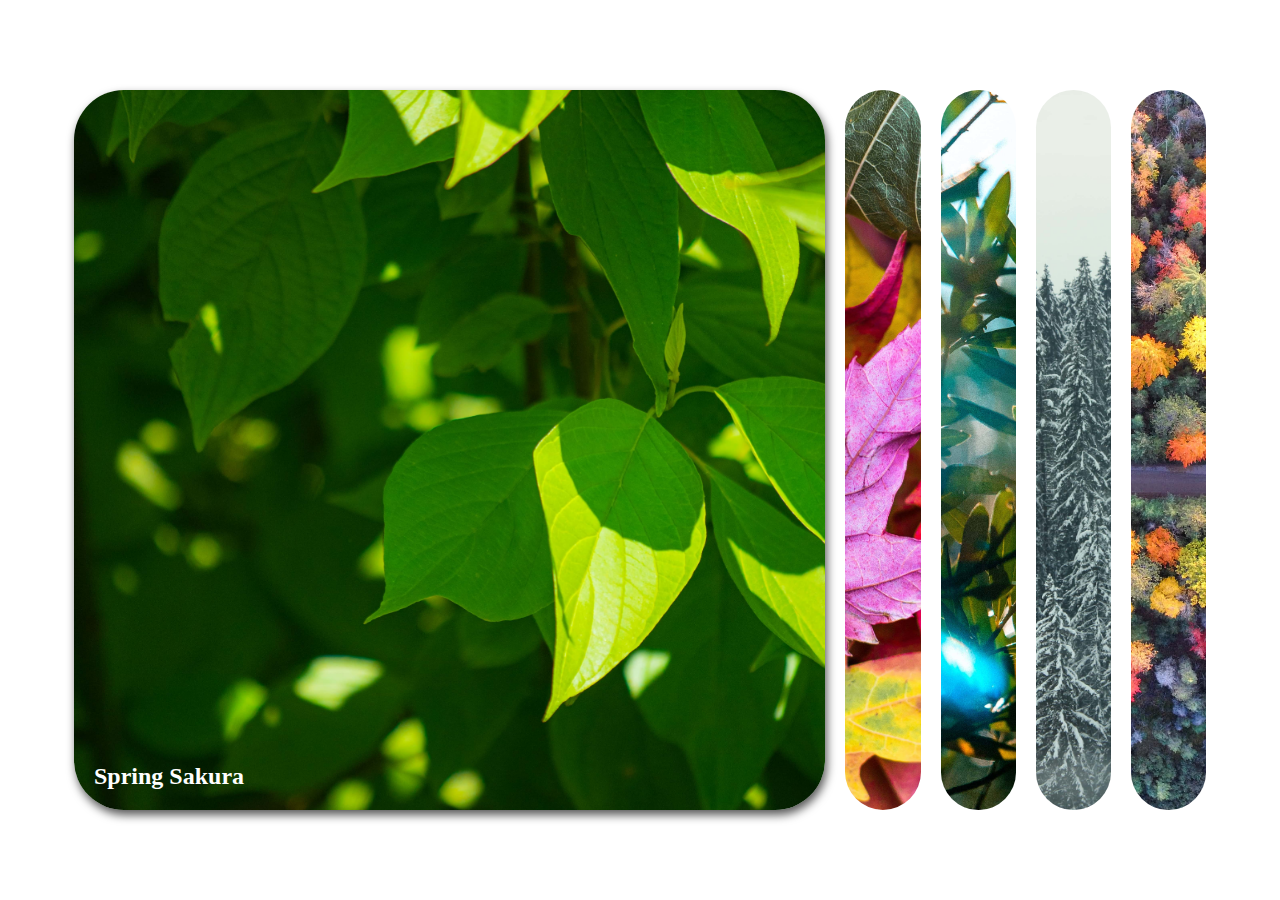
<file: expanding_cards/index.html>
<!DOCTYPE html>
<html lang="en">
<head>
    <meta charset="UTF-8">
    <meta http-equiv="X-UA-Compatible" content="IE=edge">
    <meta name="viewport" content="width=device-width, initial-scale=1.0">
    <title>Expanding Cards</title>
    <link rel="stylesheet" href="css/style.css">
</head>
<body>
    <div class="container">
        <div class="panel active" style="background-image: url(img/pic1.jpg);">
            <h3>Spring Sakura</h3>
        </div>

        <div class="panel" style="background-image: url(img/pic4.jpg);">
            <h3>Color Leaf</h3>
        </div>

        <div class="panel" style="background-image: url(img/pic2.jpg);">
            <h3>Sunny Tree</h3>
        </div>

        <div class="panel" style="background-image: url(img/pic5.jpg);">
            <h3>Winter Forest</h3>
        </div>

        <div class="panel" style="background-image: url(img/pic3.jpg);">
            <h3>Gorgeous World</h3>
        </div>

    </div>
</body>
<script src="js/scrpt.js"></script>
</html>
</file>
<file: expanding_cards/css/style.css>
*, *::after, *::before {
  padding: 0;
  margin: 0;
  box-sizing: border-box;
}

body {
  height: 100vh;
  display: flex;
  justify-content: center;
  align-items: center;
}
body .container {
  display: flex;
  width: 90vw;
}
body .container .panel {
  height: 80vh;
  background-size: cover;
  background-position: center;
  background-repeat: no-repeat;
  position: relative;
  flex: 0.5;
  margin: 10px;
  border-radius: 50px;
  transition: all 0.6s ease-in;
  color: white;
}
body .container .panel h3 {
  font-size: 24px;
  position: absolute;
  bottom: 20px;
  left: 20px;
  margin: 0;
  opacity: 0;
}
body .container .panel.active {
  flex: 5;
  box-shadow: 2px 5px 10px rgba(0, 0, 0, 0.658);
}
body .container .panel.active h3 {
  opacity: 1;
  transition: opacity 0.3s ease-in-out 0.2s;
}

@media (max-width: 480px) {
  .container {
    width: 90vw;
  }
  .container .panel:nth-last-of-type(4),
.container .panel:nth-last-of-type(5) {
    display: none;
  }
}/*# sourceMappingURL=style.css.map */
</file>
